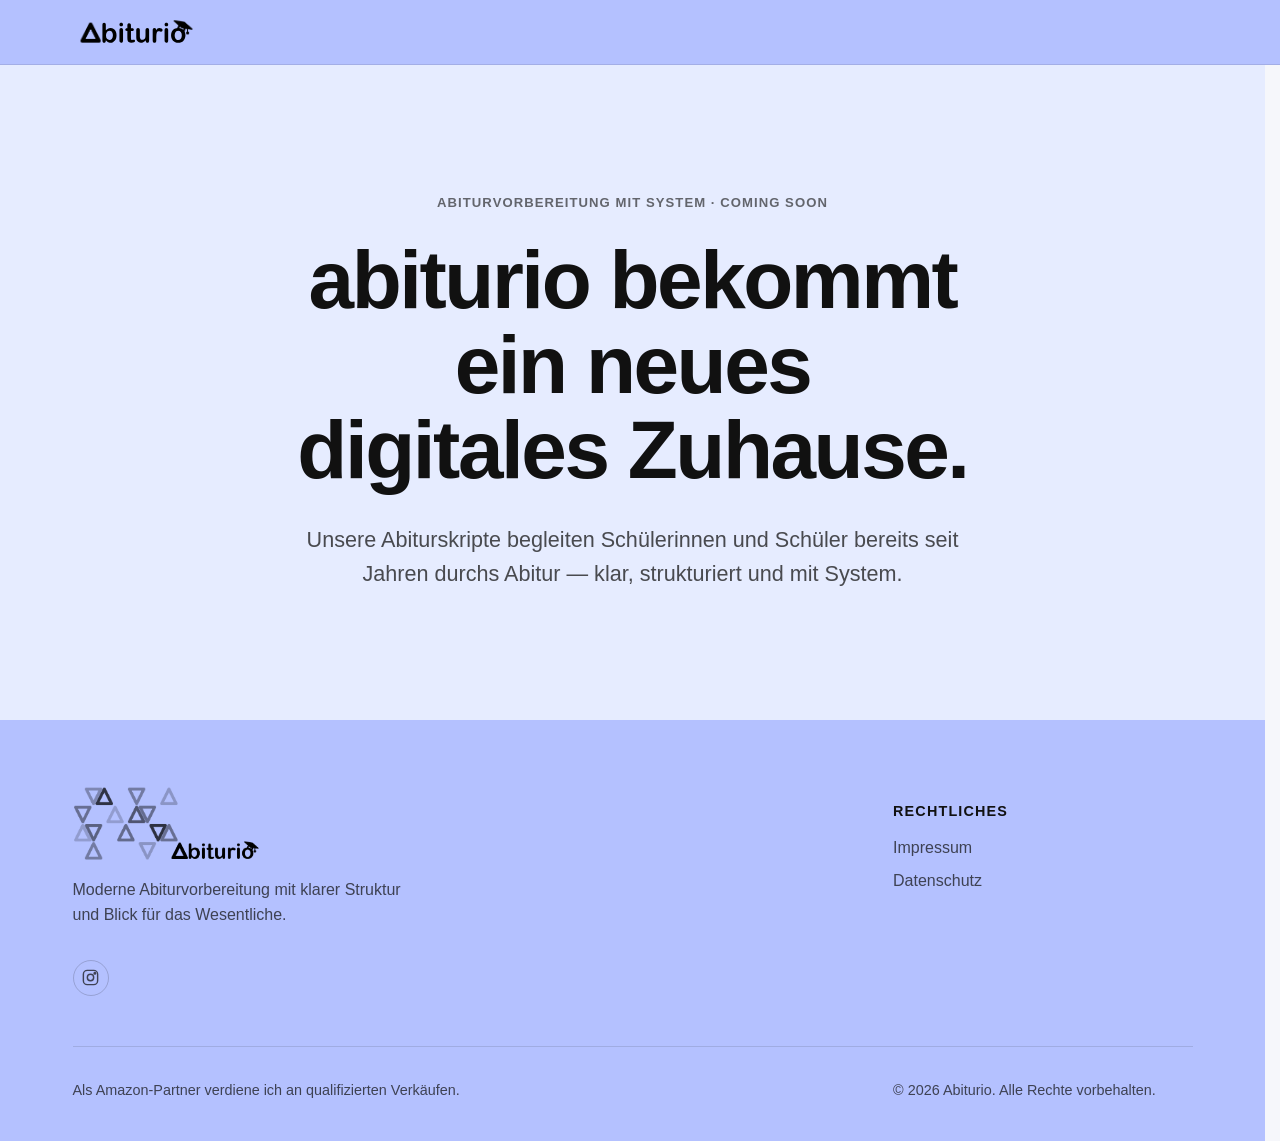
<file: index.html>
<!doctype html>
<html lang="de">
<head>
  <meta charset="utf-8">
  <meta name="viewport" content="width=device-width, initial-scale=1">
  <title>Abiturio – Abiturvorbereitung mit System</title>
  <meta name="description" content="Abiturio unterstützt dich bei der Abiturvorbereitung mit klar strukturierten Lernbüchern, Fachübersichten und einem verständlichen Lernsystem.">
  <link rel="stylesheet" href="style.css">
</head>

<body>
<header class="site-header coming-soon-header">
  <div class="header-inner">
    <a class="logo" href="index.html" aria-label="Abiturio Startseite">
      <img src="images/logo.svg" alt="Abiturio Logo">
    </a>
  </div>
</header>

  <main>
    <section class="hero coming-soon-hero" aria-labelledby="coming-soon-title">
      <div class="container">
        <div class="hero-content">
          <p class="eyebrow">Abiturvorbereitung mit System&nbsp;· <span class="coming-soon-label">Coming soon</span></p>
          <h1 id="coming-soon-title">abiturio bekommt ein neues digitales Zuhause.</h1>
          <p class="hero-text">Unsere Abiturskripte begleiten Schülerinnen und Schüler bereits seit Jahren durchs Abitur — klar, strukturiert und mit System.</p>
        </div>
      </div>
    </section>
  </main>

  <footer class="site-footer">
    <div class="container footer-grid">
      <div>
        <a class="footer-logo" href="index.html" aria-label="Abiturio Startseite">
          <img src="images/logoDreieck.svg" alt="Abiturio Logo">
        </a>
        <p>
          Moderne Abiturvorbereitung mit klarer Struktur<br>
          und Blick für das Wesentliche.
        </p>
        <a class="footer-social-link" href="https://www.instagram.com/abiturio/" target="_blank" rel="noopener noreferrer" aria-label="Abiturio auf Instagram">
          <svg viewBox="0 0 24 24" aria-hidden="true">
            <rect x="3" y="3" width="18" height="18" rx="5"></rect>
            <circle cx="12" cy="12" r="4"></circle>
            <circle cx="17.5" cy="6.5" r="1"></circle>
          </svg>
        </a>
      </div>


      <div>
        <h2>Rechtliches</h2>
        <a href="impressum.html">Impressum</a>
        <a href="datenschutz.html">Datenschutz</a>
        
      </div>
    </div>

    <div class="container footer-bottom">
      <p>Als Amazon-Partner verdiene ich an qualifizierten Verkäufen.</p>
      <p>© <span id="year"></span> Abiturio. Alle Rechte vorbehalten.</p>
    </div>
  </footer>

  <script src="skript.js"></script>
</body>
</html>
</file>
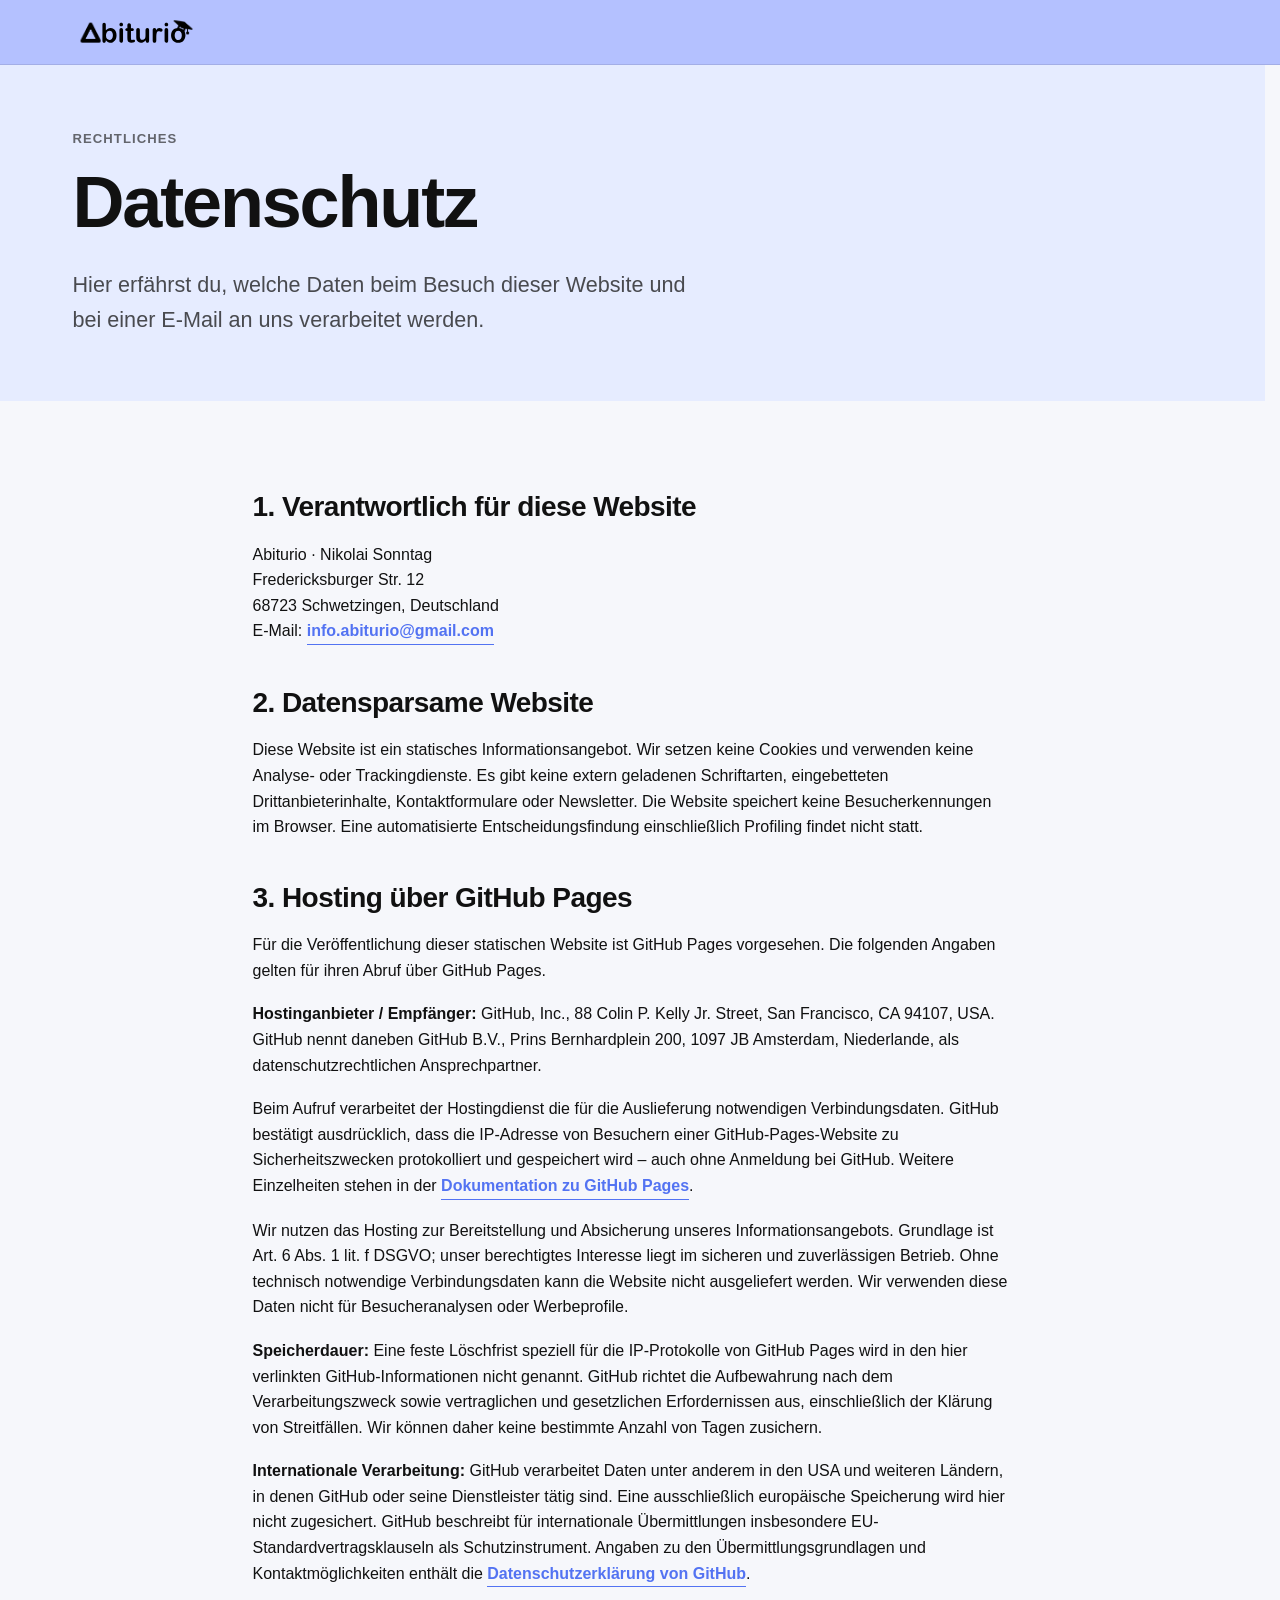
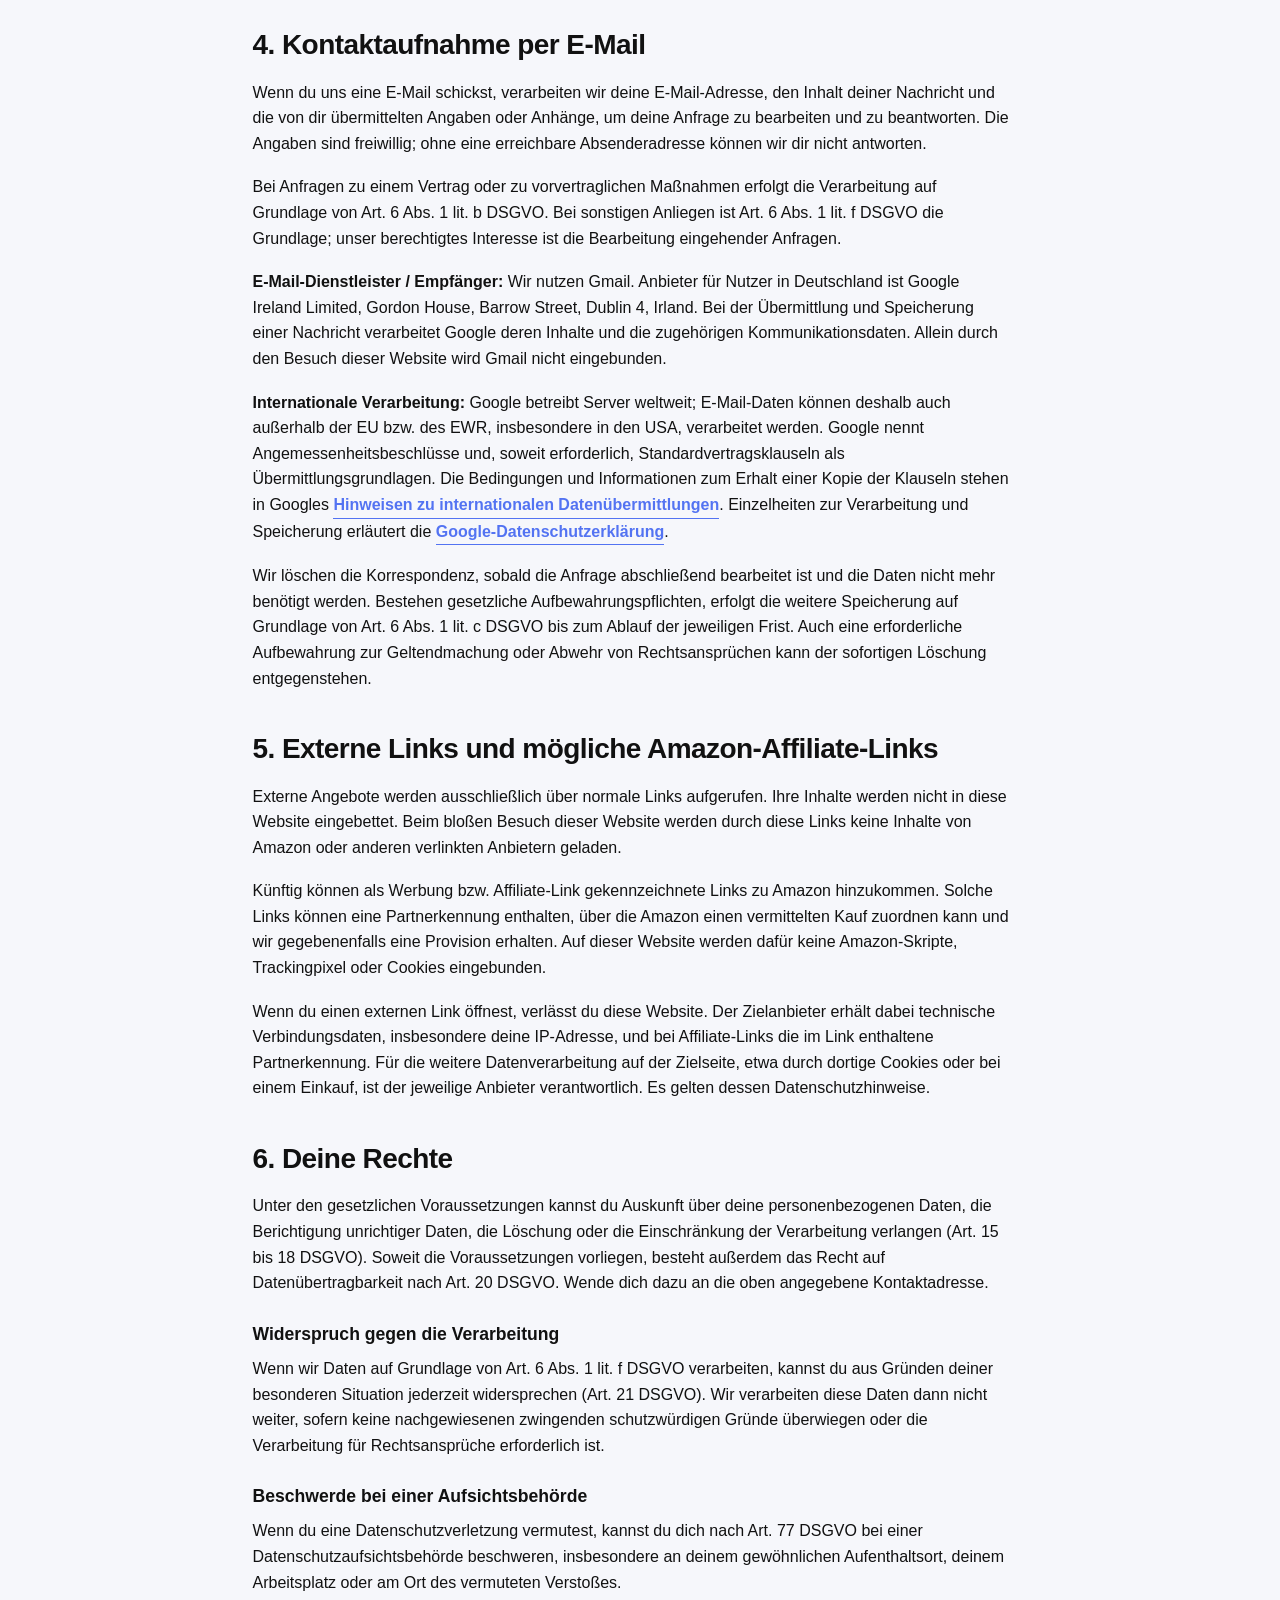
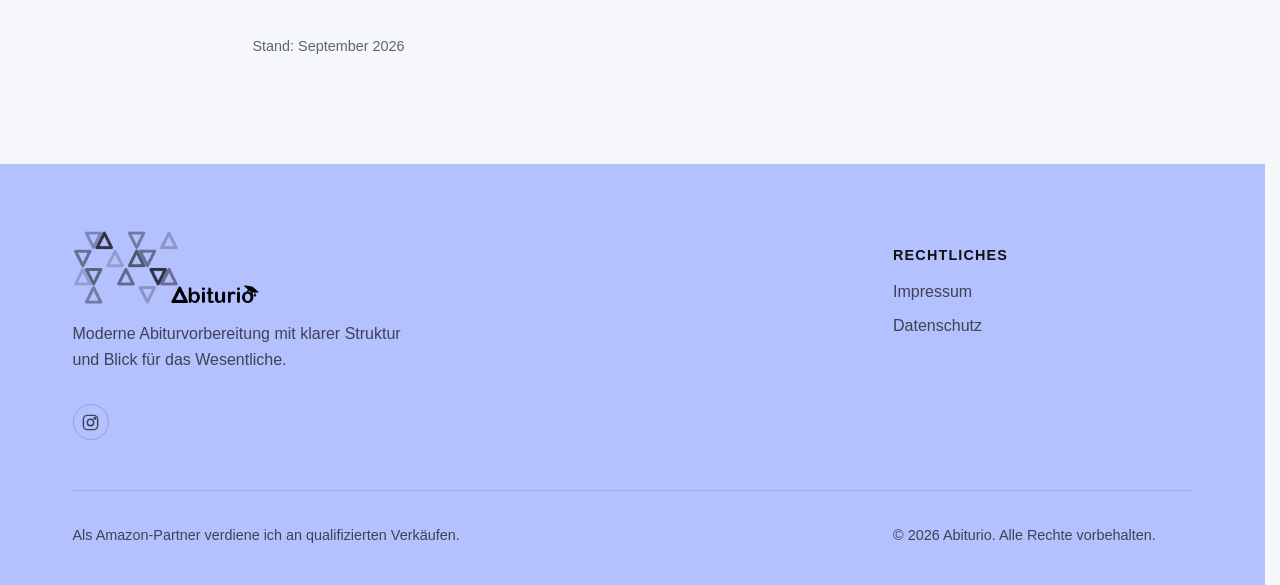
<file: datenschutz.html>
<!doctype html>
<html lang="de">
<head>
  <meta charset="utf-8">
  <meta name="viewport" content="width=device-width, initial-scale=1">
  <title>Datenschutz - Abiturio</title>
  <meta name="description" content="Datenschutzhinweise von Abiturio.">
  <link rel="stylesheet" href="style.css">
</head>
<body>
<header class="site-header coming-soon-header">
  <div class="header-inner">
    <a class="logo" href="index.html" aria-label="Abiturio Startseite">
      <img src="images/logo.svg" alt="Abiturio Logo">
    </a>
  </div>
</header>
<main class="privacy-page">
  <section class="hero privacy-hero" aria-labelledby="privacy-title">
    <div class="container">
      <p class="eyebrow">Rechtliches</p>
      <h1 id="privacy-title">Datenschutz</h1>
      <p class="hero-text">Hier erfährst du, welche Daten beim Besuch dieser Website und bei einer E-Mail an uns verarbeitet werden.</p>
    </div>
  </section>

  <section class="section">
    <div class="container privacy-content">
      <section aria-labelledby="privacy-controller">
        <h2 id="privacy-controller">1. Verantwortlich für diese Website</h2>
        <p>Abiturio · Nikolai Sonntag<br>
        Fredericksburger Str. 12<br>
        68723 Schwetzingen, Deutschland<br>
        E-Mail: <a class="text-link" href="mailto:info.abiturio@gmail.com">info.abiturio@gmail.com</a></p>
      </section>

      <section aria-labelledby="privacy-minimal">
        <h2 id="privacy-minimal">2. Datensparsame Website</h2>
        <p>Diese Website ist ein statisches Informationsangebot. Wir setzen keine Cookies und verwenden keine Analyse- oder Trackingdienste. Es gibt keine extern geladenen Schriftarten, eingebetteten Drittanbieterinhalte, Kontaktformulare oder Newsletter. Die Website speichert keine Besucherkennungen im Browser. Eine automatisierte Entscheidungsfindung einschließlich Profiling findet nicht statt.</p>
      </section>

      <section aria-labelledby="privacy-hosting">
        <h2 id="privacy-hosting">3. Hosting über GitHub Pages</h2>
        <p>Für die Veröffentlichung dieser statischen Website ist GitHub Pages vorgesehen. Die folgenden Angaben gelten für ihren Abruf über GitHub Pages.</p>
        <p><strong>Hostinganbieter / Empfänger:</strong> GitHub, Inc., 88 Colin P. Kelly Jr. Street, San Francisco, CA 94107, USA. GitHub nennt daneben GitHub B.V., Prins Bernhardplein 200, 1097 JB Amsterdam, Niederlande, als datenschutzrechtlichen Ansprechpartner.</p>
        <p>Beim Aufruf verarbeitet der Hostingdienst die für die Auslieferung notwendigen Verbindungsdaten. GitHub bestätigt ausdrücklich, dass die IP-Adresse von Besuchern einer GitHub-Pages-Website zu Sicherheitszwecken protokolliert und gespeichert wird – auch ohne Anmeldung bei GitHub. Weitere Einzelheiten stehen in der <a class="text-link" href="https://docs.github.com/en/pages/getting-started-with-github-pages/what-is-github-pages" rel="noreferrer">Dokumentation zu GitHub Pages</a>.</p>
        <p>Wir nutzen das Hosting zur Bereitstellung und Absicherung unseres Informationsangebots. Grundlage ist Art. 6 Abs. 1 lit. f DSGVO; unser berechtigtes Interesse liegt im sicheren und zuverlässigen Betrieb. Ohne technisch notwendige Verbindungsdaten kann die Website nicht ausgeliefert werden. Wir verwenden diese Daten nicht für Besucheranalysen oder Werbeprofile.</p>
        <p><strong>Speicherdauer:</strong> Eine feste Löschfrist speziell für die IP-Protokolle von GitHub Pages wird in den hier verlinkten GitHub-Informationen nicht genannt. GitHub richtet die Aufbewahrung nach dem Verarbeitungszweck sowie vertraglichen und gesetzlichen Erfordernissen aus, einschließlich der Klärung von Streitfällen. Wir können daher keine bestimmte Anzahl von Tagen zusichern.</p>
        <p><strong>Internationale Verarbeitung:</strong> GitHub verarbeitet Daten unter anderem in den USA und weiteren Ländern, in denen GitHub oder seine Dienstleister tätig sind. Eine ausschließlich europäische Speicherung wird hier nicht zugesichert. GitHub beschreibt für internationale Übermittlungen insbesondere EU-Standardvertragsklauseln als Schutzinstrument. Angaben zu den Übermittlungsgrundlagen und Kontaktmöglichkeiten enthält die <a class="text-link" href="https://docs.github.com/en/site-policy/privacy-policies/github-general-privacy-statement" rel="noreferrer">Datenschutzerklärung von GitHub</a>.</p>
      </section>

      <section aria-labelledby="privacy-email">
        <h2 id="privacy-email">4. Kontaktaufnahme per E-Mail</h2>
        <p>Wenn du uns eine E-Mail schickst, verarbeiten wir deine E-Mail-Adresse, den Inhalt deiner Nachricht und die von dir übermittelten Angaben oder Anhänge, um deine Anfrage zu bearbeiten und zu beantworten. Die Angaben sind freiwillig; ohne eine erreichbare Absenderadresse können wir dir nicht antworten.</p>
        <p>Bei Anfragen zu einem Vertrag oder zu vorvertraglichen Maßnahmen erfolgt die Verarbeitung auf Grundlage von Art. 6 Abs. 1 lit. b DSGVO. Bei sonstigen Anliegen ist Art. 6 Abs. 1 lit. f DSGVO die Grundlage; unser berechtigtes Interesse ist die Bearbeitung eingehender Anfragen.</p>
        <p><strong>E-Mail-Dienstleister / Empfänger:</strong> Wir nutzen Gmail. Anbieter für Nutzer in Deutschland ist Google Ireland Limited, Gordon House, Barrow Street, Dublin 4, Irland. Bei der Übermittlung und Speicherung einer Nachricht verarbeitet Google deren Inhalte und die zugehörigen Kommunikationsdaten. Allein durch den Besuch dieser Website wird Gmail nicht eingebunden.</p>
        <p><strong>Internationale Verarbeitung:</strong> Google betreibt Server weltweit; E-Mail-Daten können deshalb auch außerhalb der EU bzw. des EWR, insbesondere in den USA, verarbeitet werden. Google nennt Angemessenheitsbeschlüsse und, soweit erforderlich, Standardvertragsklauseln als Übermittlungsgrundlagen. Die Bedingungen und Informationen zum Erhalt einer Kopie der Klauseln stehen in Googles <a class="text-link" href="https://policies.google.com/privacy/frameworks?hl=de" rel="noreferrer">Hinweisen zu internationalen Datenübermittlungen</a>. Einzelheiten zur Verarbeitung und Speicherung erläutert die <a class="text-link" href="https://policies.google.com/privacy?hl=de&amp;gl=de" rel="noreferrer">Google-Datenschutzerklärung</a>.</p>
        <p>Wir löschen die Korrespondenz, sobald die Anfrage abschließend bearbeitet ist und die Daten nicht mehr benötigt werden. Bestehen gesetzliche Aufbewahrungspflichten, erfolgt die weitere Speicherung auf Grundlage von Art. 6 Abs. 1 lit. c DSGVO bis zum Ablauf der jeweiligen Frist. Auch eine erforderliche Aufbewahrung zur Geltendmachung oder Abwehr von Rechtsansprüchen kann der sofortigen Löschung entgegenstehen.</p>
      </section>

      <section aria-labelledby="privacy-links">
        <h2 id="privacy-links">5. Externe Links und mögliche Amazon-Affiliate-Links</h2>
        <p>Externe Angebote werden ausschließlich über normale Links aufgerufen. Ihre Inhalte werden nicht in diese Website eingebettet. Beim bloßen Besuch dieser Website werden durch diese Links keine Inhalte von Amazon oder anderen verlinkten Anbietern geladen.</p>
        <p>Künftig können als Werbung bzw. Affiliate-Link gekennzeichnete Links zu Amazon hinzukommen. Solche Links können eine Partnerkennung enthalten, über die Amazon einen vermittelten Kauf zuordnen kann und wir gegebenenfalls eine Provision erhalten. Auf dieser Website werden dafür keine Amazon-Skripte, Trackingpixel oder Cookies eingebunden.</p>
        <p>Wenn du einen externen Link öffnest, verlässt du diese Website. Der Zielanbieter erhält dabei technische Verbindungsdaten, insbesondere deine IP-Adresse, und bei Affiliate-Links die im Link enthaltene Partnerkennung. Für die weitere Datenverarbeitung auf der Zielseite, etwa durch dortige Cookies oder bei einem Einkauf, ist der jeweilige Anbieter verantwortlich. Es gelten dessen Datenschutzhinweise.</p>
      </section>

      <section aria-labelledby="privacy-rights">
        <h2 id="privacy-rights">6. Deine Rechte</h2>
        <p>Unter den gesetzlichen Voraussetzungen kannst du Auskunft über deine personenbezogenen Daten, die Berichtigung unrichtiger Daten, die Löschung oder die Einschränkung der Verarbeitung verlangen (Art. 15 bis 18 DSGVO). Soweit die Voraussetzungen vorliegen, besteht außerdem das Recht auf Datenübertragbarkeit nach Art. 20 DSGVO. Wende dich dazu an die oben angegebene Kontaktadresse.</p>
        <h3>Widerspruch gegen die Verarbeitung</h3>
        <p>Wenn wir Daten auf Grundlage von Art. 6 Abs. 1 lit. f DSGVO verarbeiten, kannst du aus Gründen deiner besonderen Situation jederzeit widersprechen (Art. 21 DSGVO). Wir verarbeiten diese Daten dann nicht weiter, sofern keine nachgewiesenen zwingenden schutzwürdigen Gründe überwiegen oder die Verarbeitung für Rechtsansprüche erforderlich ist.</p>
        <h3>Beschwerde bei einer Aufsichtsbehörde</h3>
        <p>Wenn du eine Datenschutzverletzung vermutest, kannst du dich nach Art. 77 DSGVO bei einer Datenschutzaufsichtsbehörde beschweren, insbesondere an deinem gewöhnlichen Aufenthaltsort, deinem Arbeitsplatz oder am Ort des vermuteten Verstoßes.</p>
      </section>
      <p class="small-note">Stand: September 2026</p>
    </div>
  </section>
</main>
<footer class="site-footer"><div class="container footer-grid"><div><a class="footer-logo" href="index.html" aria-label="Abiturio Startseite"><img src="images/logoDreieck.svg" alt="Abiturio Logo"></a><p>Moderne Abiturvorbereitung mit klarer Struktur<br>und Blick für das Wesentliche.</p><a class="footer-social-link" href="https://www.instagram.com/abiturio/" target="_blank" rel="noopener noreferrer" aria-label="Abiturio auf Instagram"><svg viewBox="0 0 24 24" aria-hidden="true"><rect x="3" y="3" width="18" height="18" rx="5"></rect><circle cx="12" cy="12" r="4"></circle><circle cx="17.5" cy="6.5" r="1"></circle></svg></a></div><div><h2>Rechtliches</h2><a href="impressum.html">Impressum</a><a href="datenschutz.html">Datenschutz</a></div></div><div class="container footer-bottom"><p>Als Amazon-Partner verdiene ich an qualifizierten Verkäufen.</p><p>© <span id="year"></span> Abiturio. Alle Rechte vorbehalten.</p></div></footer>
<script src="skript.js"></script>
</body>
</html>
</file>
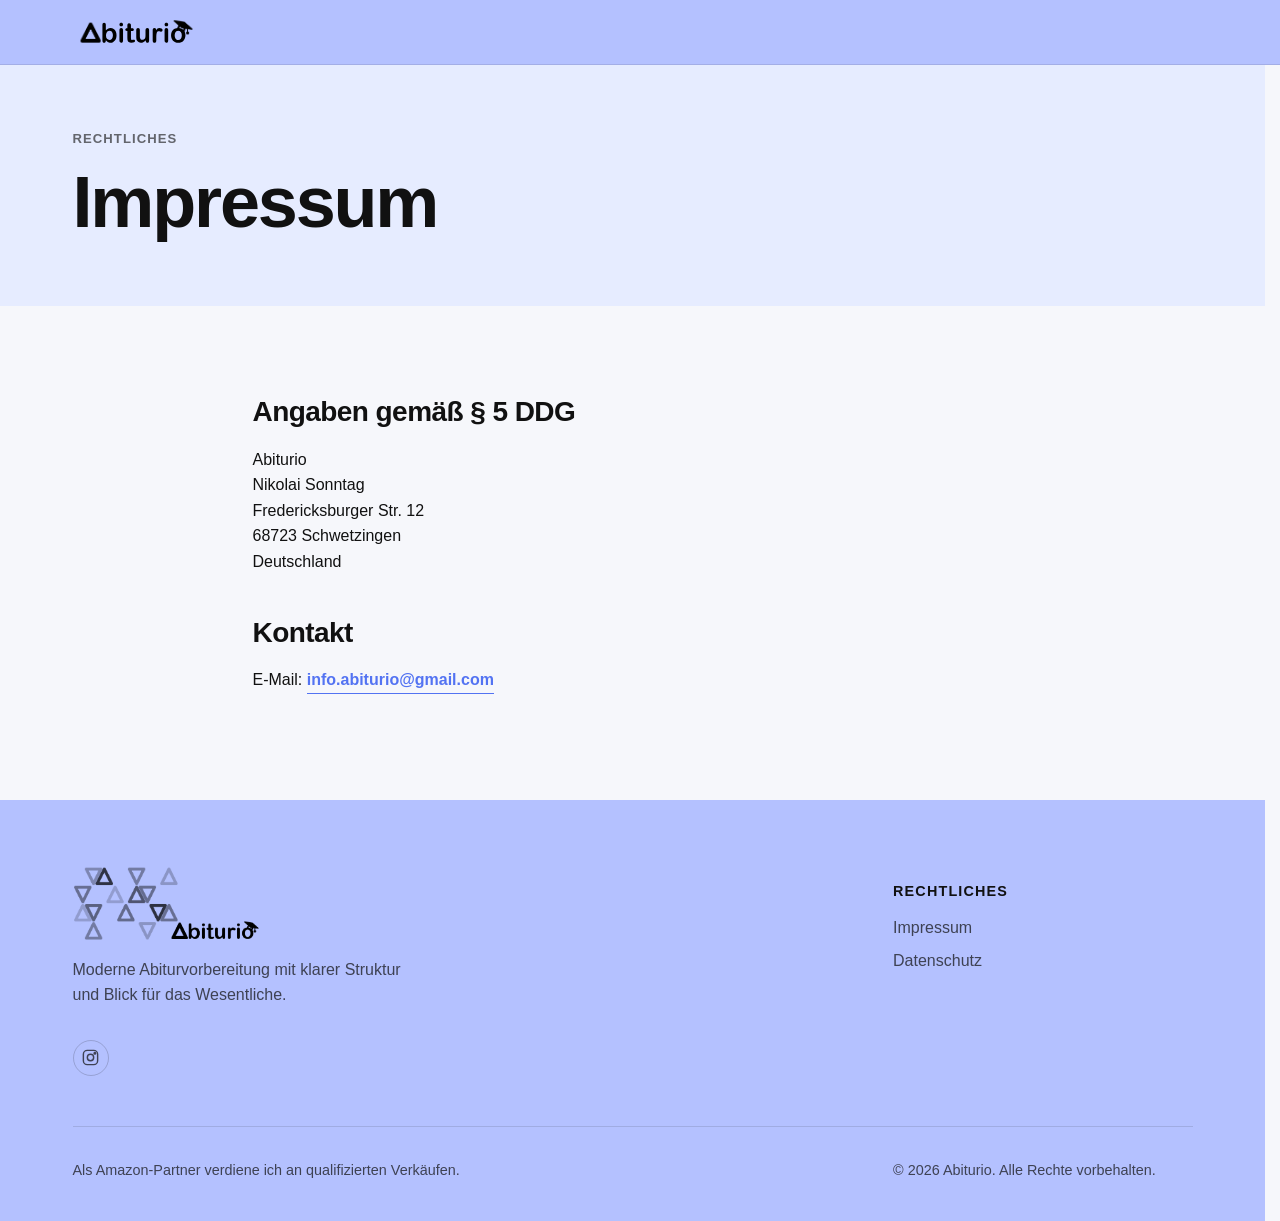
<file: impressum.html>
<!doctype html>
<html lang="de">
<head>
  <meta charset="utf-8">
  <meta name="viewport" content="width=device-width, initial-scale=1">
  <title>Impressum - Abiturio</title>
  <meta name="description" content="Impressum von Abiturio.">
  <link rel="stylesheet" href="style.css">
</head>
<body>
<header class="site-header coming-soon-header">
  <div class="header-inner">
    <a class="logo" href="index.html" aria-label="Abiturio Startseite">
      <img src="images/logo.svg" alt="Abiturio Logo">
    </a>
  </div>
</header>
<main>
  <section class="hero privacy-hero" aria-labelledby="imprint-title">
    <div class="container">
      <p class="eyebrow">Rechtliches</p>
      <h1 id="imprint-title">Impressum</h1>
    </div>
  </section>

  <section class="section">
    <div class="container privacy-content">
      <section aria-labelledby="imprint-provider">
        <h2 id="imprint-provider">Angaben gemäß § 5 DDG</h2>
        <p>Abiturio<br>
        Nikolai Sonntag<br>
        Fredericksburger Str. 12<br>
        68723 Schwetzingen<br>
        Deutschland</p>
      </section>

      <section aria-labelledby="imprint-contact">
        <h2 id="imprint-contact">Kontakt</h2>
        <p>E-Mail: <a class="text-link" href="mailto:info.abiturio@gmail.com">info.abiturio@gmail.com</a></p>
      </section>
    </div>
  </section>
</main>
<footer class="site-footer"><div class="container footer-grid"><div><a class="footer-logo" href="index.html" aria-label="Abiturio Startseite"><img src="images/logoDreieck.svg" alt="Abiturio Logo"></a><p>Moderne Abiturvorbereitung mit klarer Struktur<br>und Blick für das Wesentliche.</p><a class="footer-social-link" href="https://www.instagram.com/abiturio/" target="_blank" rel="noopener noreferrer" aria-label="Abiturio auf Instagram"><svg viewBox="0 0 24 24" aria-hidden="true"><rect x="3" y="3" width="18" height="18" rx="5"></rect><circle cx="12" cy="12" r="4"></circle><circle cx="17.5" cy="6.5" r="1"></circle></svg></a></div><div><h2>Rechtliches</h2><a href="impressum.html">Impressum</a><a href="datenschutz.html">Datenschutz</a></div></div><div class="container footer-bottom"><p>Als Amazon-Partner verdiene ich an qualifizierten Verkäufen.</p><p>© <span id="year"></span> Abiturio. Alle Rechte vorbehalten.</p></div></footer>
<script src="skript.js"></script>
</body>
</html>
</file>
<file: style.css>
:root {
  --color-very-light: #e6ecff;
  --color-light: #ced9ff;
  --color-base: #b4c1ff;
  --color-medium: #8ba2ff;
  --color-dark: #5373f2;

  --color-text: #111111;
  --color-muted: #5e6472;
  --color-background: #f6f7fb;
  --color-surface: #ffffff;
  --color-line: rgba(17, 17, 17, 0.1);
  --header-surface: rgba(255, 255, 255, 0.95);
  --header-blur: blur(24px);

  --max-width: 1120px;
  --header-height: 64px;
  --radius-large: 28px;
  --radius-medium: 18px;
  --shadow-soft: 0 18px 50px rgba(20, 30, 70, 0.08);
}

* {
  box-sizing: border-box;
}

html {
  scroll-behavior: smooth;
  scrollbar-gutter: stable;
}

body {
  margin: 0;
  font-family: -apple-system, BlinkMacSystemFont, "Segoe UI", Roboto, Arial, sans-serif;
  color: var(--color-text);
  background: var(--color-background);
  line-height: 1.6;
}

body.menu-open,
body.search-open {
  overflow: hidden;
}

a {
  color: inherit;
  text-decoration: none;
}

img,
svg {
  display: block;
  max-width: 100%;
}

button,
input {
  font: inherit;
}

.container {
  width: min(100% - 32px, var(--max-width));
  margin-inline: auto;
}

/* Header */

.site-header {
  position: fixed;
  inset: 0 0 auto 0;
  z-index: 1000;
  background: var(--header-surface);
  backdrop-filter: var(--header-blur);
  -webkit-backdrop-filter: var(--header-blur);
  border-bottom: 1px solid var(--color-line);
}

.header-inner {
  height: var(--header-height);
  width: min(100% - 32px, var(--max-width));
  margin-inline: auto;
  display: flex;
  align-items: center;
  gap: 28px;
}

.logo {
  display: inline-flex;
  align-items: center;
  flex-shrink: 0;
}

.logo img {
  display: block;
  width: auto;
  height: 34px;
}

.desktop-nav {
  display: flex;
  align-items: center;
  justify-content: flex-end;
  gap: 22px;
  margin-left: auto;
}

.desktop-nav a {
  font-size: 0.9rem;
  color: rgba(17, 17, 17, 0.76);
  padding: 8px 0;
  border-bottom: 1px solid transparent;
  transition: color 0.2s ease, border-color 0.2s ease;
}

.desktop-nav a:hover,
.desktop-nav a[aria-current="page"] {
  color: var(--color-text);
  border-color: var(--color-dark);
}

.nav-item {
  position: relative;
  display: flex;
  align-items: center;
  height: var(--header-height);
}

.has-submenu > a {
  display: inline-flex;
  align-items: center;
}

/* Kein Pfeil */
.has-submenu > a::after {
  content: none;
}

.submenu {
  position: absolute;
  top: 100%;
  left: -10px;
  width: 360px;
  min-width: 360px;
  padding: 10px 0;
  background: var(--header-surface);
  backdrop-filter: var(--header-blur);
  -webkit-backdrop-filter: var(--header-blur);
  border: 0;
  border-radius: 0;
  box-shadow: none;
  opacity: 0;
  visibility: hidden;
  pointer-events: none;
  z-index: 1001;
  transition: opacity 0.16s ease, visibility 0.16s ease;
}

.submenu a {
  display: block;
  padding: 10px 18px 10px 10px;
  border-bottom: 0;
  border-radius: 0;
  font-size: 0.92rem;
  line-height: 1.35;
  color: var(--color-text);
  white-space: normal;
}

.submenu a:hover,
.submenu a:focus {
  background: transparent;
  color: var(--color-dark);
}

.has-submenu:hover .submenu,
.has-submenu:focus-within .submenu {
  opacity: 1;
  visibility: visible;
  pointer-events: auto;
}

.has-submenu:hover > a,
.has-submenu:focus-within > a {
  color: var(--color-text);
  border-color: var(--color-dark);
}

.header-actions {
  display: flex;
  align-items: center;
  gap: 10px;
}

.icon-button {
  width: 38px;
  height: 38px;
  border: 0;
  background: transparent;
  color: var(--color-text);
  display: grid;
  place-items: center;
  cursor: pointer;
  border-radius: 999px;
}

.icon-button:hover {
  background: rgba(83, 115, 242, 0.08);
}

.icon-button svg {
  width: 21px;
  height: 21px;
  fill: none;
  stroke: currentColor;
  stroke-width: 1.8;
  stroke-linecap: round;
}

.menu-toggle {
  display: none;
  position: relative;
  z-index: 1002;
}

.menu-toggle span {
  position: absolute;
  left: 50%;
  top: 50%;
  width: 20px;
  height: 1.5px;
  background: currentColor;
  margin: 0;
  border-radius: 999px;
  transition: transform 0.2s ease, opacity 0.2s ease;
}

.menu-toggle span:nth-child(1) {
  transform: translate(-50%, -7px);
}

.menu-toggle span:nth-child(2) {
  transform: translate(-50%, -50%);
}

.menu-toggle span:nth-child(3) {
  transform: translate(-50%, 5.5px);
}

.menu-toggle[aria-expanded="true"] span:nth-child(1) {
  transform: translate(-50%, -50%) rotate(45deg);
}

.menu-toggle[aria-expanded="true"] span:nth-child(2) {
  opacity: 0;
}

.menu-toggle[aria-expanded="true"] span:nth-child(3) {
  transform: translate(-50%, -50%) rotate(-45deg);
}

.mobile-nav {
  position: fixed;
  inset: var(--header-height) 0 0;
  z-index: 999;
  width: 100%;
  min-height: calc(100vh - var(--header-height));
  padding: 28px max(16px, calc((100vw - var(--max-width)) / 2)) 36px;
  overflow-y: auto;
  border-top: 1px solid var(--color-line);
  background: rgba(255, 255, 255, 0.98);
  box-shadow: 0 24px 60px rgba(20, 30, 70, 0.12);
  transform: scaleY(0);
  transform-origin: top;
  opacity: 0;
  pointer-events: none;
  transition: transform 0.28s cubic-bezier(0.22, 0.85, 0.24, 1), opacity 0.18s ease;
}

.mobile-nav.is-open {
  transform: scaleY(1);
  opacity: 1;
  pointer-events: auto;
}

.mobile-nav > a,
.mobile-nav-group {
  opacity: 0;
  transform: translateY(-10px);
  transition: opacity 0.18s ease 0.12s, transform 0.18s ease 0.12s;
}

.mobile-nav.is-open > a,
.mobile-nav.is-open .mobile-nav-group {
  opacity: 1;
  transform: translateY(0);
}

.mobile-nav a {
  display: block;
  padding: 14px 0;
  font-size: 1.18rem;
  font-weight: 500;
  color: var(--color-text);
}

.mobile-nav-group {
  padding: 4px 0 10px;
  border-top: 1px solid var(--color-line);
  border-bottom: 1px solid var(--color-line);
}

.mobile-submenu {
  display: grid;
  gap: 2px;
  padding: 4px 0 6px 18px;
}

.mobile-submenu a {
  padding: 7px 0;
  font-size: 0.96rem;
  font-weight: 500;
  line-height: 1.35;
  color: rgba(17, 17, 17, 0.72);
}

.mobile-submenu a:hover,
.mobile-submenu a:focus {
  color: var(--color-dark);
}

.search-panel {
  border-top: 1px solid var(--color-line);
  background: rgba(255, 255, 255, 0.95);
}

.search-inner {
  width: min(100% - 32px, 720px);
  margin-inline: auto;
  padding: 22px 0 26px;
}

.search-inner label {
  display: block;
  font-weight: 650;
  margin-bottom: 8px;
}

.search-inner input {
  width: 100%;
  border: 1px solid var(--color-line);
  border-radius: 999px;
  padding: 13px 18px;
  background: var(--color-background);
  outline: none;
}

.search-inner input:focus {
  border-color: var(--color-dark);
}

.search-inner p {
  margin: 10px 0 0;
  color: var(--color-muted);
  font-size: 0.92rem;
}

/* Main */

main {
  padding-top: var(--header-height);
}

.hero {
  background: var(--color-base);
  padding: 92px 0 78px;
}

.hero-grid {
  display: grid;
  grid-template-columns: minmax(0, 1.15fr) minmax(260px, 0.85fr);
  gap: 40px;
  align-items: center;
}

.eyebrow {
  margin: 0 0 14px;
  font-size: 0.82rem;
  font-weight: 700;
  letter-spacing: 0.08em;
  text-transform: uppercase;
  color: rgba(17, 17, 17, 0.62);
}

h1,
h2,
h3,
p {
  overflow-wrap: break-word;
}

h1 {
  max-width: 760px;
  margin: 0;
  font-size: clamp(3rem, 8vw, 6.4rem);
  line-height: 0.95;
  letter-spacing: -0.075em;
}

.hero-text {
  max-width: 620px;
  margin: 26px 0 0;
  font-size: clamp(1.1rem, 2vw, 1.35rem);
  color: rgba(17, 17, 17, 0.74);
}

.hero-actions {
  display: flex;
  flex-wrap: wrap;
  gap: 12px;
  margin-top: 34px;
}

.hero-cover-placeholder {
  min-height: 360px;
  border: 1px dashed rgba(17, 17, 17, 0.24);
  border-radius: var(--radius-large);
  display: grid;
  place-items: center;
  align-content: center;
  gap: 8px;
  padding: 34px;
  background: rgba(255, 255, 255, 0.26);
  color: rgba(17, 17, 17, 0.58);
  text-align: center;
}

.hero-cover-placeholder span {
  font-weight: 650;
  color: rgba(17, 17, 17, 0.72);
}

.hero-cover-placeholder p {
  margin: 0;
  font-size: 0.94rem;
}

.button {
  display: inline-flex;
  align-items: center;
  justify-content: center;
  min-height: 46px;
  padding: 12px 20px;
  border-radius: 999px;
  font-weight: 650;
  font-size: 0.95rem;
  transition: transform 0.2s ease, background 0.2s ease, border-color 0.2s ease;
}

.button:hover {
  transform: translateY(-1px);
}

.button-primary {
  background: var(--color-text);
  color: #ffffff;
}

.button-secondary {
  border: 1px solid rgba(17, 17, 17, 0.22);
  color: var(--color-text);
  background: rgba(255, 255, 255, 0.28);
}

.button-secondary:hover {
  background: rgba(255, 255, 255, 0.44);
}

.hero-card {
  background: rgba(255, 255, 255, 0.54);
  border: 1px solid rgba(255, 255, 255, 0.42);
  border-radius: var(--radius-large);
  padding: 34px;
  box-shadow: var(--shadow-soft);
}

.card-label {
  display: inline-flex;
  margin-bottom: 52px;
  font-size: 0.82rem;
  font-weight: 700;
  color: rgba(17, 17, 17, 0.58);
}

.hero-card h2 {
  margin: 0;
  font-size: clamp(1.8rem, 3vw, 2.8rem);
  line-height: 1.05;
  letter-spacing: -0.05em;
}

.hero-card p {
  margin: 18px 0 0;
  color: rgba(17, 17, 17, 0.68);
}

.section {
  padding: 88px 0;
}

.section-soft {
  background: var(--color-very-light);
}

.section-heading {
  max-width: 720px;
  margin-bottom: 34px;
}

.section-heading h2,
.split h2,
.affiliate-box h2 {
  margin: 0;
  font-size: clamp(2rem, 4vw, 3.6rem);
  line-height: 1;
  letter-spacing: -0.06em;
}

.section-heading p:not(.eyebrow) {
  color: var(--color-muted);
  margin-top: 16px;
}

.benefit-grid {
  display: grid;
  grid-template-columns: repeat(4, 1fr);
  gap: 16px;
}

.affiliate-box {
  background: var(--color-surface);
  border: 1px solid var(--color-line);
  border-radius: var(--radius-medium);
}

.benefit-card {
  padding: 24px;
  min-height: 160px;
  background: linear-gradient(150deg, rgba(255, 255, 255, 0.78), rgba(255, 255, 255, 0.38));
  border: 1px solid rgba(255, 255, 255, 0.62);
  border-radius: var(--radius-medium);
  backdrop-filter: blur(18px);
  -webkit-backdrop-filter: blur(18px);
  box-shadow: inset 0 1px 0 rgba(255, 255, 255, 0.78), 0 18px 42px rgba(20, 30, 70, 0.06);
  transition: transform 0.2s ease, box-shadow 0.2s ease, background 0.2s ease;
}

.benefit-card:hover {
  transform: translateY(-3px);
  background: linear-gradient(150deg, rgba(255, 255, 255, 0.88), rgba(255, 255, 255, 0.48));
  box-shadow: inset 0 1px 0 rgba(255, 255, 255, 0.86), 0 22px 48px rgba(20, 30, 70, 0.09);
}

.benefit-card h3 {
  margin: 0;
  font-size: 1.2rem;
}

.benefit-card p {
  margin: 36px 0 0;
  color: var(--color-muted);
}

.subject-grid {
  display: grid;
  grid-template-columns: repeat(5, minmax(0, 1fr));
  gap: 12px;
}

.subject-grid a {
  display: flex;
  align-items: center;
  justify-content: center;
  min-height: 72px;
  padding: 14px 16px;
  background: linear-gradient(145deg, rgba(255, 255, 255, 0.68), rgba(255, 255, 255, 0.34));
  border: 1px solid rgba(255, 255, 255, 0.58);
  border-radius: 999px;
  backdrop-filter: blur(16px);
  -webkit-backdrop-filter: blur(16px);
  font-weight: 400;
  font-size: 0.94rem;
  line-height: 1.25;
  color: var(--color-muted);
  text-align: center;
  box-shadow: inset 0 1px 0 rgba(255, 255, 255, 0.74), 0 14px 34px rgba(20, 30, 70, 0.07);
  transition: color 0.2s ease, transform 0.2s ease, border-color 0.2s ease, background 0.2s ease, box-shadow 0.2s ease;
}

.subject-grid a:hover {
  transform: translateY(-2px);
  color: var(--color-dark);
  border-color: rgba(255, 255, 255, 0.82);
  background: linear-gradient(145deg, rgba(255, 255, 255, 0.82), rgba(255, 255, 255, 0.48));
  box-shadow: inset 0 1px 0 rgba(255, 255, 255, 0.86), 0 18px 40px rgba(20, 30, 70, 0.1);
}

.center-link {
  margin-top: 28px;
}

.text-link {
  display: inline-flex;
  font-weight: 700;
  color: var(--color-dark);
  border-bottom: 1px solid currentColor;
}

.link-plain {
  border-bottom: 0;
}

.split {
  display: grid;
  grid-template-columns: 0.85fr 1.15fr;
  gap: 48px;
  align-items: start;
}

.system-split {
  align-items: start;
}

.system-split h2 {
  transform: none;
}

.split p {
  margin-top: 0;
  color: var(--color-muted);
  font-size: 1.08rem;
}

.affiliate-section {
  padding-top: 0;
}

.affiliate-box {
  padding: 36px;
}

.affiliate-box p {
  max-width: 760px;
  color: var(--color-muted);
}

.small-note {
  margin-top: 14px;
  font-size: 0.9rem;
}

/* System page */

.system-hero {
  padding-bottom: 92px;
}

.system-hero-grid {
  display: grid;
  grid-template-columns: minmax(0, 1fr);
  gap: 54px;
  align-items: center;
}

.system-hero-panel {
  display: grid;
  gap: 18px;
}

.system-mini-step {
  display: grid;
  grid-template-columns: 56px minmax(0, 1fr);
  gap: 10px 18px;
  align-items: center;
  padding: 24px;
  border: 1px solid rgba(255, 255, 255, 0.62);
  border-radius: var(--radius-large);
  background: linear-gradient(145deg, rgba(255, 255, 255, 0.72), rgba(255, 255, 255, 0.34));
  backdrop-filter: blur(18px);
  -webkit-backdrop-filter: blur(18px);
  box-shadow: inset 0 1px 0 rgba(255, 255, 255, 0.8), 0 18px 44px rgba(20, 30, 70, 0.08);
}

.system-mini-step span {
  grid-row: span 2;
  width: 56px;
  height: 56px;
  border-radius: 50%;
  display: grid;
  place-items: center;
  background: var(--color-dark);
  color: #ffffff;
  font-weight: 750;
}

.system-mini-step strong {
  font-size: 1.28rem;
  line-height: 1.1;
}

.system-mini-step p {
  margin: 0;
  color: var(--color-muted);
}

.system-steps {
  display: grid;
  grid-template-columns: repeat(3, 1fr);
  gap: 18px;
}

.system-steps article,
.compare-card {
  border-radius: var(--radius-large);
  border: 1px solid rgba(255, 255, 255, 0.62);
  background: linear-gradient(150deg, rgba(255, 255, 255, 0.78), rgba(255, 255, 255, 0.4));
  box-shadow: inset 0 1px 0 rgba(255, 255, 255, 0.78), 0 18px 42px rgba(20, 30, 70, 0.06);
}

.system-steps article {
  min-height: 270px;
  padding: 28px;
}

.system-steps span {
  display: inline-grid;
  place-items: center;
  width: 46px;
  height: 46px;
  margin-bottom: 52px;
  border-radius: 50%;
  background: var(--color-light);
  color: var(--color-dark);
  font-weight: 750;
}

.system-steps h3,
.compare-card h3 {
  margin: 0;
  line-height: 1.12;
}

.system-steps p {
  margin: 18px 0 0;
  color: var(--color-muted);
}

.system-compare {
  display: grid;
  grid-template-columns: repeat(2, 1fr);
  gap: 18px;
}

.compare-card {
  padding: 34px;
}

.compare-blue {
  background: linear-gradient(150deg, rgba(230, 236, 255, 0.88), rgba(255, 255, 255, 0.56));
}

.compare-light {
  background: linear-gradient(150deg, rgba(255, 255, 255, 0.86), rgba(206, 217, 255, 0.32));
}

.compare-label {
  margin: 0 0 28px;
  color: var(--color-dark);
  font-size: 0.82rem;
  font-weight: 750;
  letter-spacing: 0.08em;
  text-transform: uppercase;
}

.compare-card h3 {
  max-width: 420px;
  font-size: clamp(1.5rem, 2.6vw, 2.4rem);
  letter-spacing: -0.04em;
}

.compare-card ul {
  display: grid;
  gap: 14px;
  margin: 32px 0 0;
  padding: 0;
  list-style: none;
  color: var(--color-muted);
}

.compare-card li {
  padding-top: 14px;
  border-top: 1px solid rgba(17, 17, 17, 0.1);
}

.system-statement {
  max-width: 860px;
  margin-inline: auto;
  text-align: center;
}

.system-statement h2 {
  margin: 0;
  font-size: clamp(2.1rem, 4.4vw, 4.4rem);
  line-height: 1;
  letter-spacing: -0.06em;
}

.system-statement p {
  margin: 24px auto 0;
  max-width: 680px;
  color: var(--color-muted);
  font-size: 1.1rem;
}

.system-statement .button {
  margin-top: 30px;
}

/* Footer */

.site-footer {
  background: var(--color-base);
  padding: 58px 0 24px;
}

.footer-grid {
  display: grid;
  grid-template-columns: 1.5fr 1fr 1fr;
  gap: 36px;
}

.footer-grid > div:nth-child(n + 2) {
  padding-top: 22px;
}

.footer-logo {
  display: inline-flex;
  align-items: center;
  margin-bottom: 14px;
}

.footer-logo img {
  width: auto;
  height: 75px;
}

.site-footer h2 {
  margin: 0 0 12px;
  font-size: 0.9rem;
  text-transform: uppercase;
  letter-spacing: 0.08em;
}

.site-footer p,
.site-footer a {
  color: rgba(17, 17, 17, 0.72);
}

.site-footer a {
  display: block;
  margin: 8px 0;
}

.site-footer a:hover {
  color: var(--color-text);
}

.site-footer .footer-social-link {
  width: 36px;
  height: 36px;
  display: inline-flex;
  align-items: center;
  justify-content: center;
  margin-top: 16px;
  border: 1px solid rgba(17, 17, 17, 0.18);
  border-radius: 50%;
}

.site-footer .footer-social-link svg {
  width: 19px;
  height: 19px;
  fill: none;
  stroke: currentColor;
  stroke-width: 1.8;
  stroke-linecap: round;
  stroke-linejoin: round;
}

.site-footer .footer-social-link:hover {
  border-color: rgba(17, 17, 17, 0.42);
}

.footer-bottom {
  display: flex;
  justify-content: space-between;
  gap: 18px;
  margin-top: 42px;
  padding-top: 18px;
  border-top: 1px solid rgba(17, 17, 17, 0.12);
  font-size: 0.9rem;
}

/* Responsive */

@media (max-width: 980px) {
  .desktop-nav {
    display: none;
  }

  .menu-toggle {
    display: grid;
  }

  .header-inner {
    justify-content: space-between;
  }

  .header-actions {
    margin-left: auto;
  }

  .hero-grid,
  .split,
  .system-hero-grid {
    grid-template-columns: 1fr;
  }

  .system-steps,
  .system-compare {
    grid-template-columns: 1fr;
  }

  .benefit-grid {
    grid-template-columns: repeat(2, 1fr);
  }

  .subject-grid {
    grid-template-columns: repeat(2, 1fr);
  }

  .footer-grid {
    grid-template-columns: 1fr 1fr;
  }
}

@media (max-width: 640px) {
  :root {
    --header-height: 60px;
  }

  .container,
  .header-inner,
  .search-inner {
    width: min(100% - 24px, var(--max-width));
  }

  .hero {
    padding: 70px 0 58px;
  }

  .section {
    padding: 64px 0;
  }

  .system-mini-step {
    grid-template-columns: 1fr;
  }

  .system-mini-step span {
    grid-row: auto;
  }

  .system-steps article {
    min-height: 0;
  }

  .system-steps span {
    margin-bottom: 34px;
  }

  .compare-card {
    padding: 26px;
  }

  .benefit-grid,
  .subject-grid,
  .footer-grid {
    grid-template-columns: 1fr;
  }

  .hero-card,
  .affiliate-box {
    padding: 26px;
  }

  .footer-bottom {
    flex-direction: column;
  }
}

/* Vorläufige Startseite: vorhandene Farben und Typografie. */
.coming-soon-header {
  background: var(--color-base);
  backdrop-filter: none;
  -webkit-backdrop-filter: none;
}

.coming-soon-hero {
  min-height: clamp(480px, 66svh, 760px);
  display: grid;
  align-items: center;
  padding: clamp(76px, 10vw, 140px) 0;
  background: var(--color-very-light);
  text-align: center;
}

.coming-soon-hero .hero-content {
  max-width: 920px;
  margin-inline: auto;
}

.coming-soon-hero h1 {
  max-width: 900px;
  margin-inline: auto;
  font-size: clamp(2.7rem, 6.4vw, 5.6rem);
  line-height: 1.04;
  letter-spacing: -0.03em;
  text-wrap: balance;
}

.coming-soon-hero .hero-text {
  max-width: 670px;
  margin: 30px auto 0;
  text-wrap: pretty;
}

.coming-soon-hero .eyebrow {
  margin-bottom: 24px;
}

@media (max-width: 640px) {
  .coming-soon-hero .coming-soon-label {
    white-space: nowrap;
  }
}

/* Rechtliches bleibt auf Desktop in der rechten Footer-Spalte. */
@media (min-width: 981px) {
  .footer-grid > div:last-child {
    grid-column: 3;
  }
}

/* Gleiche Spalten wie im Footer: Copyright beginnt unter Rechtliches. */
@media (min-width: 981px) {
  .footer-bottom {
    display: grid;
    grid-template-columns: minmax(0, 1.5fr) minmax(0, 1fr) minmax(0, 1fr);
    gap: 36px;
  }

  .footer-bottom > p:first-child {
    grid-column: 1 / 3;
  }

  .footer-bottom > p:last-child {
    grid-column: 3;
    text-align: left;
  }
}

/* Schlichte Datenschutzseite im bestehenden Design. */
.privacy-hero {
  background: var(--color-very-light);
  padding: 64px 0;
}

.privacy-hero h1 {
  font-size: clamp(2.5rem, 7vw, 4.5rem);
  line-height: 1.1;
  letter-spacing: -0.03em;
}

.privacy-content {
  max-width: 760px;
}

.privacy-content > section + section {
  margin-top: 40px;
}

.privacy-content h2 {
  margin: 0 0 16px;
  font-size: clamp(1.35rem, 3vw, 1.75rem);
  line-height: 1.3;
  letter-spacing: -0.02em;
}

.privacy-content h3 {
  font-size: 1.1rem;
  margin: 24px 0 8px;
}

.privacy-content p {
  margin: 0 0 18px;
}

.privacy-content .privacy-draft {
  padding: 20px;
  margin-bottom: 40px;
  background: var(--color-very-light);
  border-left: 3px solid var(--color-dark);
  border-radius: 0 var(--radius-medium) var(--radius-medium) 0;
}

.privacy-content > .small-note {
  margin-top: 40px;
  color: var(--color-muted);
}
</file>
